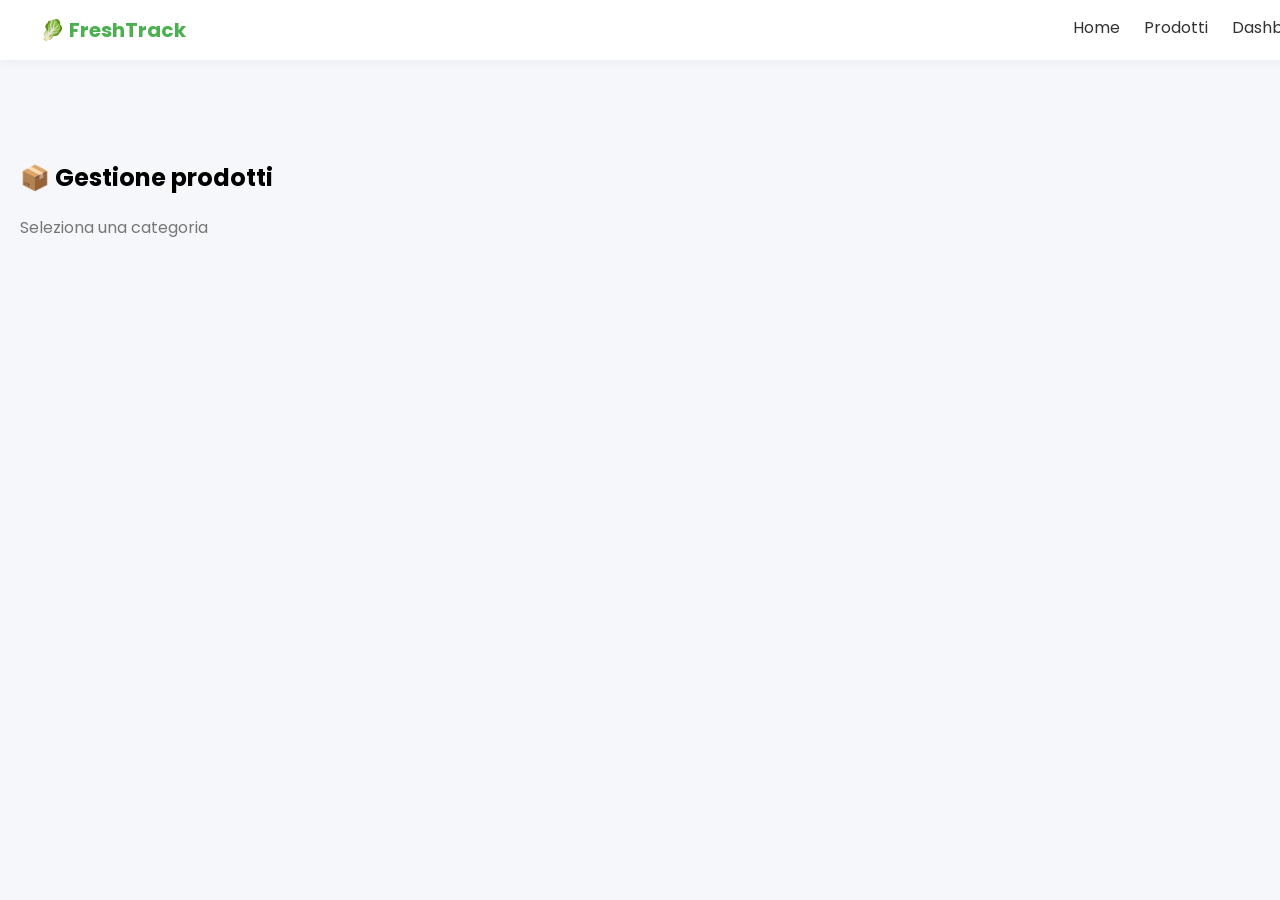
<file: food-tracker-front-end/food-tracker-frontend/index.html>
<!DOCTYPE html>
<html>

<head>
    <title>Prodotti - FreshTrack</title>
<link rel="stylesheet" href="style.css">
   <link href="https://fonts.googleapis.com/css2?family=Poppins:wght@300;400;600&display=swap" rel="stylesheet">

</head>

<body>

<!-- NAVBAR -->
<div class="navbar">
    <div class="logo">🥬 FreshTrack</div>

    <div class="menu">
        <a href="home.html">Home</a>
        <a href="index.html">Prodotti</a>
        <a href="#">Dashboard</a>
    </div>
</div>

<div class="container-products">

    <h2>📦 Gestione prodotti</h2>
    <p class="subtitle">Seleziona una categoria</p>

    <div id="categoryView"></div>

    <div id="productView" style="display:none;">
        <button onclick="showCategories()">⬅ Torna alle categorie</button>
        <div id="productList"></div>
    </div>

</div>

<div id="productModal" class="modal">
    <div class="modal-content">

        <span onclick="closeModal()" class="close">&times;</span>

        <h2 id="modalNome"></h2>

        <ul id="modalDetails"></ul>

        <textarea id="noteInput" placeholder="Aggiungi note..."></textarea>

        <button onclick="saveNote()" class="btn">💾 Salva note</button>

        <button onclick="removeOne()" class="btn">➖ Rimuovi 1</button>
        <button onclick="deleteFull()" class="btn delete">❌ Elimina</button>

    </div>
</div>


<script src="script.js"></script>

</body>
</html>
</file>
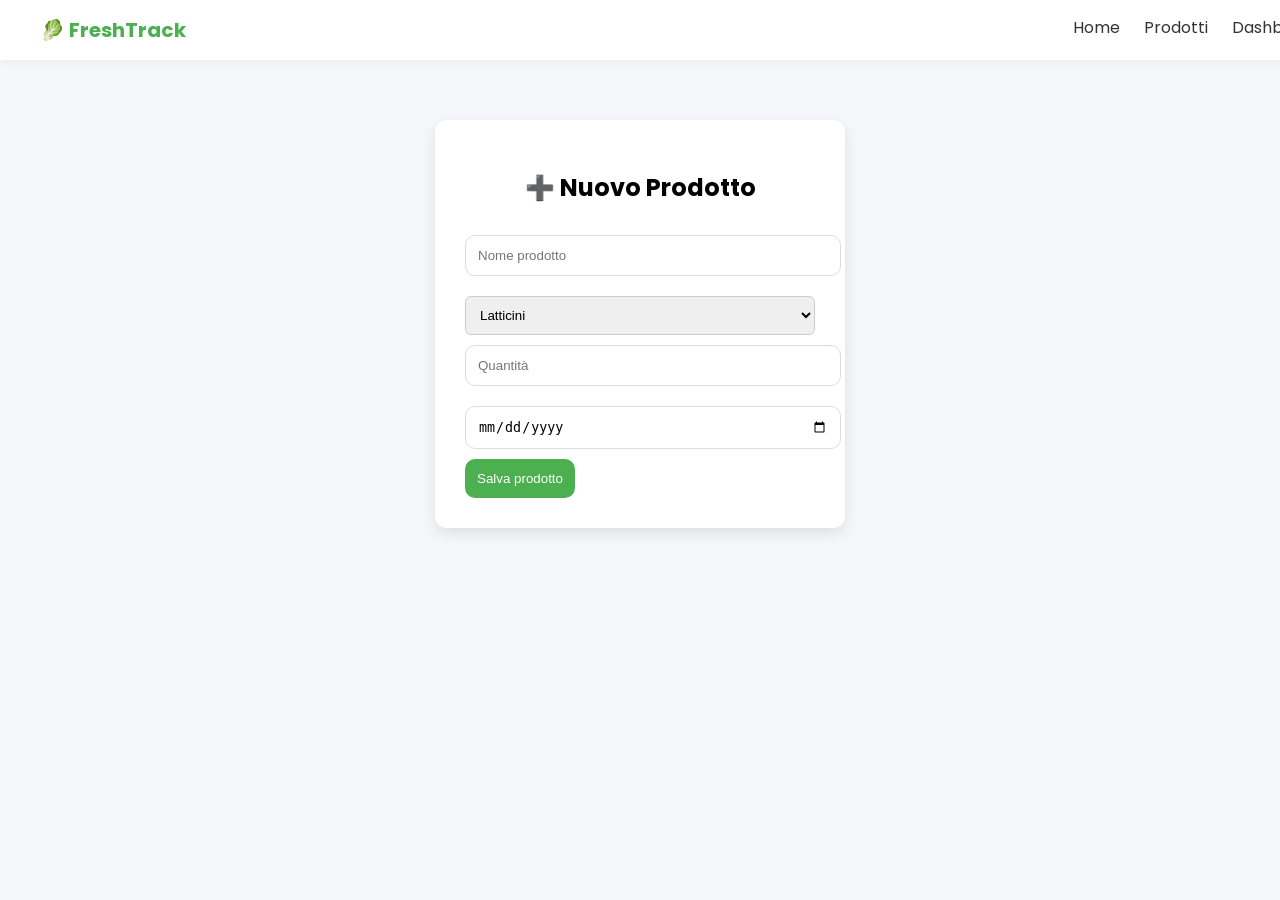
<file: food-tracker-front-end/food-tracker-frontend/add.html>
<!DOCTYPE html>
<html>

<head>
    <title>Aggiungi Prodotto</title>
<link rel="stylesheet" href="style.css">
    <link href="https://fonts.googleapis.com/css2?family=Poppins:wght@300;400;600&display=swap" rel="stylesheet">

</head>

<body>

<!-- NAVBAR -->
<div class="navbar">
    <div class="logo">🥬 FreshTrack</div>

    <div class="menu">
        <a href="home.html">Home</a>
        <a href="index.html">Prodotti</a>
        <a href="#">Dashboard</a>
    </div>
</div>

<!-- FORM -->
<div class="container">

    <div class="card">

        <h2>➕ Nuovo Prodotto</h2>

        <input id="nome" placeholder="Nome prodotto">

        <select id="categoria">
    <option value="Latticini">Latticini</option>
    <option value="Carne">Carne</option>
    <option value="Verdura">Verdura</option>
    <option value="Frutta">Frutta</option>
    <option value="Bevande">Bevande</option>
    <option value="Cereali">Cereali</option>
    <option value="Dolci">Dolci</option>
    <option value="Snack">Snack</option>
    <option value="Surgelati">Surgelati</option>
</select>

        <input id="quantita" type="number" placeholder="Quantità">

        <input id="scadenza" type="date">

        <button class="btn" onclick="addProduct()">Salva prodotto</button>

    </div>

</div>

<script src="script.js"></script>

</body>
</html>
</file>
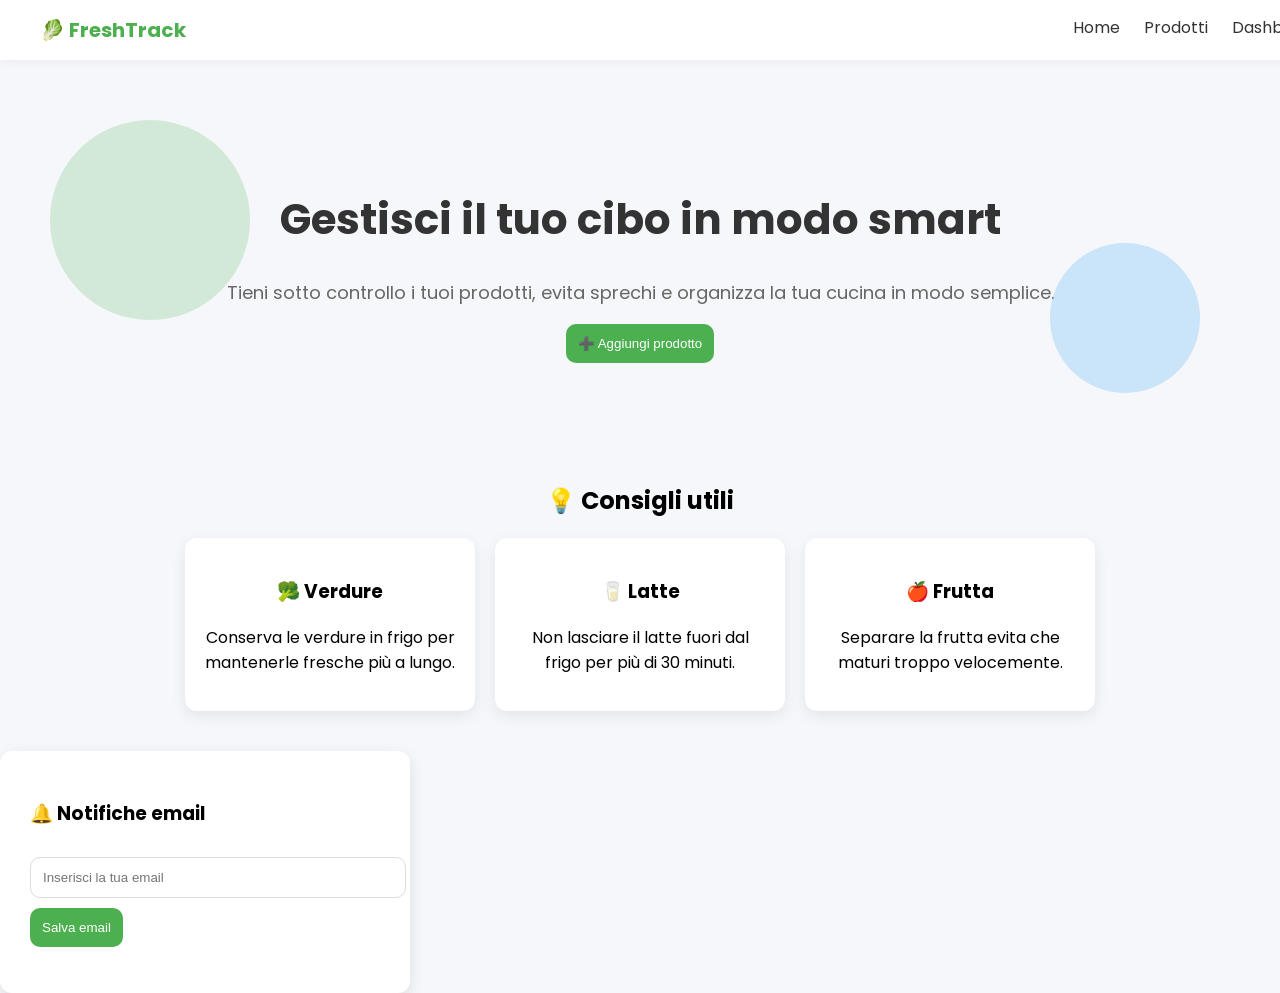
<file: food-tracker-front-end/food-tracker-frontend/home.html>
<!DOCTYPE html>
<html>

<head>
    <title>FreshTrack</title>
<link rel="stylesheet" href="style.css">
    <link href="https://fonts.googleapis.com/css2?family=Poppins:wght@300;400;600&display=swap" rel="stylesheet">
</head>

<body>

<!-- NAVBAR -->
<div class="navbar">
    <div class="logo">🥬 FreshTrack</div>

    <div class="menu">
        <a href="home.html">Home</a>
        <a href="index.html">Prodotti</a>
        <a href="dashboard.html">Dashboard</a>
    </div>
</div>

<!-- HERO -->
<div class="hero">

    <div class="shape shape1"></div>
    <div class="shape shape2"></div>

    <h1>Gestisci il tuo cibo in modo smart</h1>

    <p>
        Tieni sotto controllo i tuoi prodotti, evita sprechi e organizza la tua cucina in modo semplice.
    </p>

    <a href="add.html">
        <button class="btn">➕ Aggiungi prodotto</button>
    </a>

</div>

<div class="info-section">

    <h2>💡 Consigli utili</h2>

    <div class="info-grid">

        <div class="info-card">
            <h3>🥦 Verdure</h3>
            <p>Conserva le verdure in frigo per mantenerle fresche più a lungo.</p>
        </div>

        <div class="info-card">
            <h3>🥛 Latte</h3>
            <p>Non lasciare il latte fuori dal frigo per più di 30 minuti.</p>
        </div>

        <div class="info-card">
            <h3>🍎 Frutta</h3>
            <p>Separare la frutta evita che maturi troppo velocemente.</p>
        </div>

    </div>

</div>

<div class="card">
    <h3>🔔 Notifiche email</h3>

    <input id="email" placeholder="Inserisci la tua email">

    <button class="btn" onclick="saveEmail()">Salva email</button>

    <p id="emailSaved"></p>
</div>

<script src="script.js"></script>

</body>
</html>
</file>
<file: food-tracker-front-end/food-tracker-frontend/style.css>
body {
    margin: 0;
font-family: 'Poppins', sans-serif;
    background: #f5f7fa;
}

/* NAVBAR */
.navbar {
    position: fixed;
    top: 0;
    width: 100%;
    background: white;
    display: flex;
    justify-content: space-between;
    padding: 15px 40px;
    box-shadow: 0 2px 10px rgba(0,0,0,0.05);
    z-index: 1000;
}

.logo {
    font-weight: bold;
    font-size: 20px;
    color: #4CAF50;
}

.menu a {
    margin-left: 20px;
    text-decoration: none;
    color: #333;
}

.menu a:hover {
    color: #4CAF50;
}

/* HERO */
.hero {
    margin-top: 100px;
    padding: 60px;
    text-align: center;
    position: relative;
}

.hero h1 {
    font-size: 42px;
    color: #333;
}

.hero p {
    color: #666;
    font-size: 18px;
}

.btn {
    background: #4CAF50;
    color: white;
    border: none;
    padding: 12px;
    border-radius: 10px;
}

.btn:hover {
    background: #388e3c;
}

/* SHAPES */
.shape {
    position: absolute;
    border-radius: 50%;
    opacity: 0.2;
}

.shape1 {
    width: 200px;
    height: 200px;
    background: #4CAF50;
    top: 20px;
    left: 50px;
}

.shape2 {
    width: 150px;
    height: 150px;
    background: #2196F3;
    bottom: 30px;
    right: 80px;
}

/* FORM */
.container {
    margin-top: 120px;
    display: flex;
    justify-content: center;
}

.card {
    background: white;
    padding: 30px;
    border-radius: 12px;
    width: 350px;
    box-shadow: 0 5px 15px rgba(0,0,0,0.1);
}

.card h2 {
    text-align: center;
}

input, select {
    width: 100%;
    padding: 10px;
    margin-top: 10px;
    border-radius: 6px;
    border: 1px solid #ccc;
}
/* PAGINA PRODOTTI */
.container-products {
    margin-top: 120px;
    padding: 20px;
}

/* GRID */
#productList {
    display: grid;
    grid-template-columns: repeat(auto-fill, minmax(250px, 1fr));
    gap: 20px;
}

/* CARD PRODOTTO */
.product-card {
    background: white;
    padding: 20px;
    border-radius: 12px;
    box-shadow: 0 5px 15px rgba(0,0,0,0.08);
    transition: transform 0.2s, box-shadow 0.2s;
    position: relative;
}

/* HOVER */
.product-card:hover {
    transform: translateY(-5px);
    box-shadow: 0 10px 20px rgba(0,0,0,0.15);
}

/* TITOLO */
.product-card h3 {
    margin: 0;
}

.subtitle {
    color: #777;
    margin-bottom: 20px;
}


/* INFO */
.product-card p {
    color: #666;
}

/* DELETE BUTTON */
.delete-btn {
    position: absolute;
    top: 10px;
    right: 10px;
    background: red;
    border: none;
    color: white;
    padding: 5px 8px;
    border-radius: 5px;
    cursor: pointer;
}

/* ANIMAZIONE DELETE */
.fade-out {
    opacity: 0;
    transform: scale(0.9);
    transition: 0.3s;
}

/* COLORI STATO */
.expired {
    border-left: 6px solid red;
}

.expiring {
    border-left: 6px solid orange;
}

.ok {
    border-left: 6px solid green;
}
.product-card {
    cursor: pointer;
}

.info-section {
    padding: 40px;
    text-align: center;
}

.info-grid {
    display: flex;
    justify-content: center;
    gap: 20px;
    margin-top: 20px;
}

.info-card {
    background: white;
    padding: 20px;
    border-radius: 12px;
    width: 250px;
    box-shadow: 0 5px 15px rgba(0,0,0,0.08);
}

#categoryView {
    display: grid;
    grid-template-columns: repeat(auto-fit, minmax(200px, 1fr));
    gap: 20px;
}

.category-card {
    background: white;
    padding: 25px;
    border-radius: 12px;
    text-align: center;
    cursor: pointer;
    transition: 0.2s;
}

.category-card:hover {
    transform: scale(1.05);
    background: #4CAF50;
    color: white;
}

/* CATEGORIE */
.category-card {
    background: linear-gradient(135deg, #4CAF50, #66bb6a);
    color: white;
    padding: 25px;
    border-radius: 16px;
    text-align: center;
    cursor: pointer;
    transition: 0.3s;
    box-shadow: 0 8px 20px rgba(0,0,0,0.1);
}

.category-card:hover {
    transform: translateY(-8px) scale(1.03);
}

/* PRODOTTI */
.product-card {
    background: white;
    padding: 20px;
    border-radius: 14px;
    position: relative;
    transition: 0.3s;
}

.product-card:hover {
    transform: translateY(-5px);
}

/* DELETE */
.delete-btn {
    position: absolute;
    top: 10px;
    right: 10px;
    background: #ff4d4d;
    border: none;
    color: white;
    padding: 6px 10px;
    border-radius: 6px;
    cursor: pointer;
}

.delete-btn:hover {
    background: #e60000;
}

/* ANIMAZIONE USCITA */
.fade-out {
    opacity: 0;
    transform: scale(0.8);
    transition: 0.3s;
}
.modal {
    display: none;
    position: fixed;
    top: 0;
    left: 0;
    width: 100%;
    height: 100%;
    background: rgba(0,0,0,0.5);
    justify-content: center;
    align-items: center;
}

.modal-content {
    background: white;
    padding: 30px;
    border-radius: 12px;
    width: 300px;
}

.close {
    float: right;
    cursor: pointer;
    font-size: 20px;
}

.delete {
    background: red;
}

input {
    width: 100%;
    padding: 12px;
    border-radius: 10px;
    border: 1px solid #ddd;
    margin-bottom: 10px;
}

.stats-grid {
    display: grid;
    grid-template-columns: repeat(3, 1fr);
    gap: 15px;
}

.stat-card {
    background: white;
    padding: 20px;
    border-radius: 16px;
    text-align: center;
}

.red { background: #ffebee; }
.orange { background: #fff3e0; }

canvas {
    margin-top: 20px;
}

.stat-card:hover {
    transform: translateY(-5px);
    transition: 0.2s;
}

.stats {
    display: flex;
    gap: 20px;
    margin: 30px 0;
}

.stat-card {
    flex: 1;
    background: #fff;
    border-radius: 20px;
    padding: 20px;
    text-align: center;
    box-shadow: 0 10px 25px rgba(0,0,0,0.1);
}

.stat-card h2 {
    font-size: 2rem;
    color: #4CAF50;
}

.chart-container {
    width: 400px;
    margin: 40px auto;
}

.suggestions {
    background: #fff;
    padding: 20px;
    border-radius: 20px;
    margin-top: 30px;
}

.suggestions li {
    margin: 10px 0;
}

.consume-btn {
    position: absolute;
    top: 10px;
    right: 40px;
    background: #4CAF50;
    color: white;
    border: none;
    border-radius: 50%;
    width: 30px;
    height: 30px;
    cursor: pointer;
}
</file>
